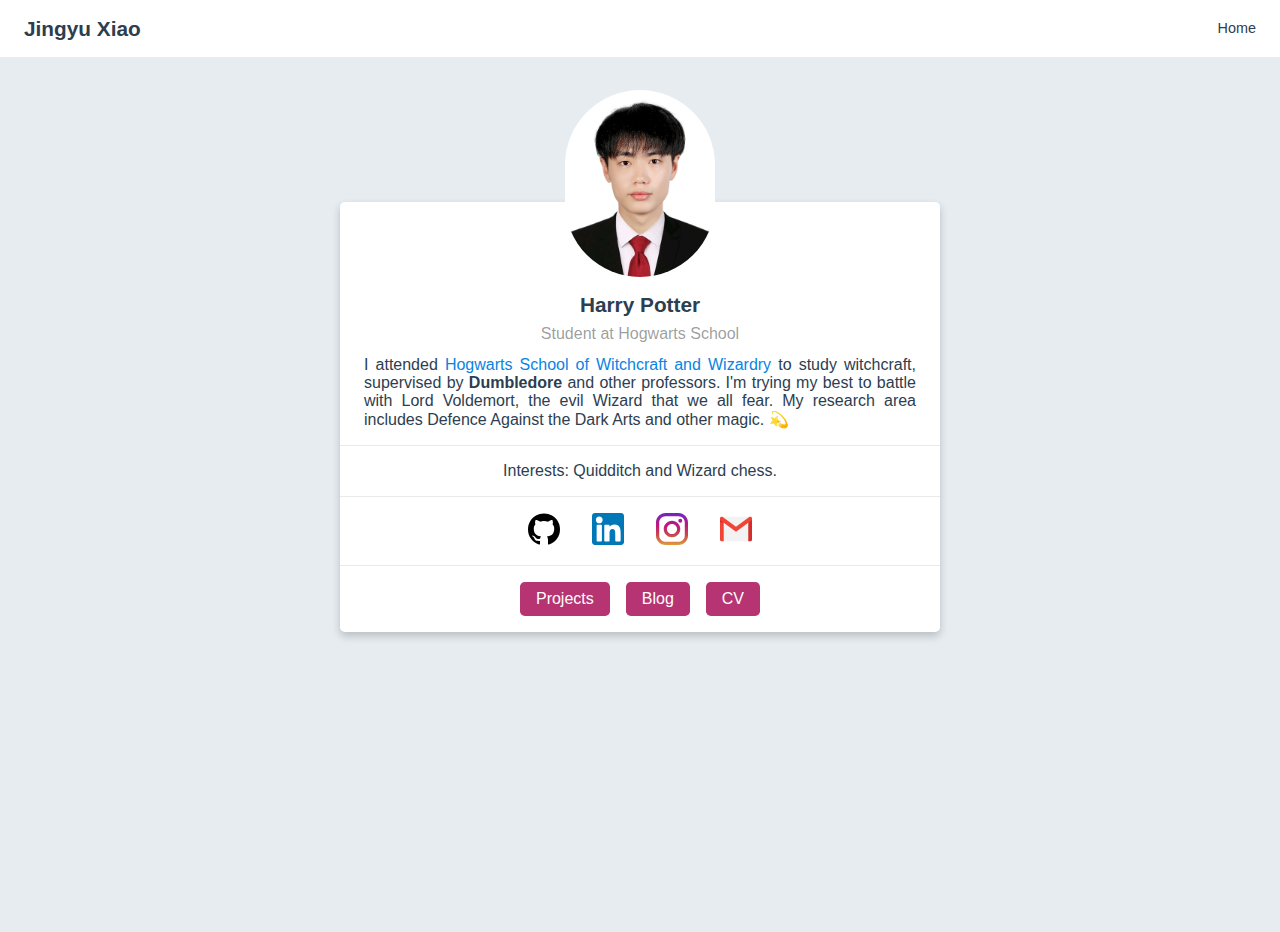
<file: about/index.html>
<!DOCTYPE html>
<html lang="en-US">
  <head>
    <meta charset="utf-8">
    <meta name="viewport" content="width=device-width,initial-scale=1">
    <title>Jingyu Xiao</title>
    <meta name="description" content="The biography and information about me.">
    <link rel="icon" href="/logo.png">
    
    <link rel="preload" href="/assets/css/0.styles.489d24ff.css" as="style"><link rel="preload" href="/assets/js/app.a9e3676b.js" as="script"><link rel="preload" href="/assets/js/2.7dafbb57.js" as="script"><link rel="preload" href="/assets/js/8.c9e2a3db.js" as="script"><link rel="preload" href="/assets/js/3.06951db2.js" as="script"><link rel="prefetch" href="/assets/js/10.23a08a59.js"><link rel="prefetch" href="/assets/js/11.6921380a.js"><link rel="prefetch" href="/assets/js/12.45c3cc7c.js"><link rel="prefetch" href="/assets/js/13.15b92f90.js"><link rel="prefetch" href="/assets/js/14.c69fb700.js"><link rel="prefetch" href="/assets/js/15.c74356e9.js"><link rel="prefetch" href="/assets/js/16.cf9fee51.js"><link rel="prefetch" href="/assets/js/4.9dccd740.js"><link rel="prefetch" href="/assets/js/5.54adec9b.js"><link rel="prefetch" href="/assets/js/6.67793f9c.js"><link rel="prefetch" href="/assets/js/7.d27c9d74.js"><link rel="prefetch" href="/assets/js/9.61a8c103.js">
    <link rel="stylesheet" href="/assets/css/0.styles.489d24ff.css">
  </head>
  <body>
    <div id="app" data-server-rendered="true"><div class="theme-container no-sidebar about-page"><header class="navbar"><div class="sidebar-button"><svg xmlns="http://www.w3.org/2000/svg" aria-hidden="true" role="img" viewBox="0 0 448 512" class="icon"><path fill="currentColor" d="M436 124H12c-6.627 0-12-5.373-12-12V80c0-6.627 5.373-12 12-12h424c6.627 0 12 5.373 12 12v32c0 6.627-5.373 12-12 12zm0 160H12c-6.627 0-12-5.373-12-12v-32c0-6.627 5.373-12 12-12h424c6.627 0 12 5.373 12 12v32c0 6.627-5.373 12-12 12zm0 160H12c-6.627 0-12-5.373-12-12v-32c0-6.627 5.373-12 12-12h424c6.627 0 12 5.373 12 12v32c0 6.627-5.373 12-12 12z"></path></svg></div> <a href="/" class="home-link router-link-active"><!----> <span class="site-name">Jingyu Xiao</span></a> <div class="links"><!----> <nav class="nav-links can-hide"><div class="nav-item"><a href="/" class="nav-link">Home</a></div> <!----></nav></div></header> <div class="sidebar-mask"></div> <aside class="sidebar"><nav class="nav-links"><div class="nav-item"><a href="/" class="nav-link">Home</a></div> <!----></nav>  <!----> </aside> <main class="page"> <div class="theme-default-content content__default"><div class="about-card"><div class="avatar"><img src="/xjy.jpg" alt></div> <div class="card"><div class="bio"><div class="head"><span>
          Harry Potter
        </span></div> <div class="info"><span>
          Student at Hogwarts School
        </span></div> <div class="description"><p>I attended <a href="https://en.wikipedia.org/wiki/Hogwarts" target="_blank" rel="noopener noreferrer">Hogwarts School of Witchcraft and Wizardry<svg xmlns="http://www.w3.org/2000/svg" aria-hidden="true" x="0px" y="0px" viewBox="0 0 100 100" width="15" height="15" class="icon outbound"><path fill="currentColor" d="M18.8,85.1h56l0,0c2.2,0,4-1.8,4-4v-32h-8v28h-48v-48h28v-8h-32l0,0c-2.2,0-4,1.8-4,4v56C14.8,83.3,16.6,85.1,18.8,85.1z"></path> <polygon fill="currentColor" points="45.7,48.7 51.3,54.3 77.2,28.5 77.2,37.2 85.2,37.2 85.2,14.9 62.8,14.9 62.8,22.9 71.5,22.9"></polygon></svg></a> to study witchcraft, supervised by <strong>Dumbledore</strong> and other professors. I'm trying my best to battle with Lord Voldemort, the evil Wizard that we all fear. My research area includes Defence Against the Dark Arts and other magic. 💫</p></div></div> <div class="interests"><span>
        Interests: Quidditch and Wizard chess.
      </span></div> <div class="socials"><div><a href="https://github.com/mtobeiyf" target="_blank"><img src="/icons/github.svg" alt="github" title="github"></a></div><div><a href="https://www.linkedin.com" target="_blank"><img src="/icons/linkedin.svg" alt="linkedin" title="linkedin"></a></div><div><a href="https://www.instagram.com" target="_blank"><img src="/icons/instagram.svg" alt="instagram" title="instagram"></a></div><div><a href="mailto:harry[at]gmail.com" target="_blank"><img src="/icons/email.svg" alt="email" title="email"></a></div></div> <div class="actions"><div><a href="/projects/" target="" class="button">
          Projects
        </a></div><div><a href="https://github.com/mtobeiyf" target="_blank" class="button">
          Blog
        </a></div><div><a href="/article/" target="" class="button">
          CV
        </a></div></div></div></div></div> <footer class="page-edit"><!----> <!----></footer> <!----> </main></div><div class="global-ui"></div></div>
    <script src="/assets/js/app.a9e3676b.js" defer></script><script src="/assets/js/2.7dafbb57.js" defer></script><script src="/assets/js/8.c9e2a3db.js" defer></script><script src="/assets/js/3.06951db2.js" defer></script>
  </body>
</html>
</file>
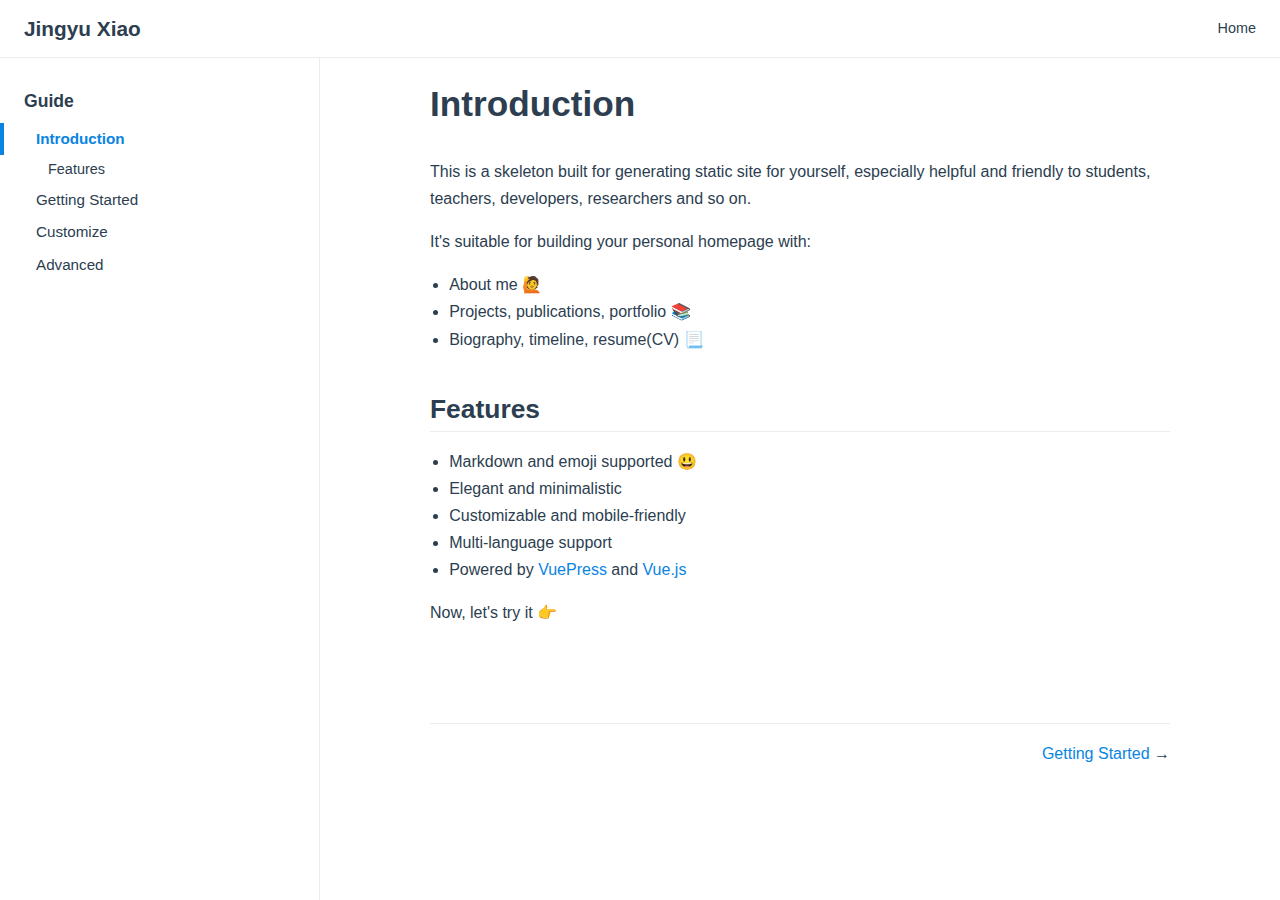
<file: guide/index.html>
<!DOCTYPE html>
<html lang="en-US">
  <head>
    <meta charset="utf-8">
    <meta name="viewport" content="width=device-width,initial-scale=1">
    <title>Introduction | Jingyu Xiao</title>
    <meta name="description" content="The description of the site.">
    <link rel="icon" href="/logo.png">
    
    <link rel="preload" href="/assets/css/0.styles.489d24ff.css" as="style"><link rel="preload" href="/assets/js/app.a9e3676b.js" as="script"><link rel="preload" href="/assets/js/2.7dafbb57.js" as="script"><link rel="preload" href="/assets/js/12.45c3cc7c.js" as="script"><link rel="prefetch" href="/assets/js/10.23a08a59.js"><link rel="prefetch" href="/assets/js/11.6921380a.js"><link rel="prefetch" href="/assets/js/13.15b92f90.js"><link rel="prefetch" href="/assets/js/14.c69fb700.js"><link rel="prefetch" href="/assets/js/15.c74356e9.js"><link rel="prefetch" href="/assets/js/16.cf9fee51.js"><link rel="prefetch" href="/assets/js/3.06951db2.js"><link rel="prefetch" href="/assets/js/4.9dccd740.js"><link rel="prefetch" href="/assets/js/5.54adec9b.js"><link rel="prefetch" href="/assets/js/6.67793f9c.js"><link rel="prefetch" href="/assets/js/7.d27c9d74.js"><link rel="prefetch" href="/assets/js/8.c9e2a3db.js"><link rel="prefetch" href="/assets/js/9.61a8c103.js">
    <link rel="stylesheet" href="/assets/css/0.styles.489d24ff.css">
  </head>
  <body>
    <div id="app" data-server-rendered="true"><div class="theme-container"><header class="navbar"><div class="sidebar-button"><svg xmlns="http://www.w3.org/2000/svg" aria-hidden="true" role="img" viewBox="0 0 448 512" class="icon"><path fill="currentColor" d="M436 124H12c-6.627 0-12-5.373-12-12V80c0-6.627 5.373-12 12-12h424c6.627 0 12 5.373 12 12v32c0 6.627-5.373 12-12 12zm0 160H12c-6.627 0-12-5.373-12-12v-32c0-6.627 5.373-12 12-12h424c6.627 0 12 5.373 12 12v32c0 6.627-5.373 12-12 12zm0 160H12c-6.627 0-12-5.373-12-12v-32c0-6.627 5.373-12 12-12h424c6.627 0 12 5.373 12 12v32c0 6.627-5.373 12-12 12z"></path></svg></div> <a href="/" class="home-link router-link-active"><!----> <span class="site-name">Jingyu Xiao</span></a> <div class="links"><!----> <nav class="nav-links can-hide"><div class="nav-item"><a href="/" class="nav-link">Home</a></div> <!----></nav></div></header> <div class="sidebar-mask"></div> <aside class="sidebar"><nav class="nav-links"><div class="nav-item"><a href="/" class="nav-link">Home</a></div> <!----></nav>  <ul class="sidebar-links"><li><section class="sidebar-group depth-0"><p class="sidebar-heading open"><span>Guide</span> <!----></p> <ul class="sidebar-links sidebar-group-items"><li><a href="/guide/" class="active sidebar-link">Introduction</a><ul class="sidebar-sub-headers"><li class="sidebar-sub-header"><a href="/guide/#features" class="sidebar-link">Features</a></li></ul></li><li><a href="/guide/getting-started.html" class="sidebar-link">Getting Started</a></li><li><a href="/guide/customize.html" class="sidebar-link">Customize</a></li><li><a href="/guide/advanced.html" class="sidebar-link">Advanced</a></li></ul></section></li></ul> </aside> <main class="page"> <div class="theme-default-content content__default"><h1 id="introduction">Introduction</h1> <p>This is a skeleton built for generating static site for yourself, especially helpful and friendly to students, teachers, developers, researchers and so on.</p> <p>It's suitable for building your personal homepage with:</p> <ul><li>About me 🙋</li> <li>Projects, publications, portfolio 📚</li> <li>Biography, timeline, resume(CV) 📃</li></ul> <h2 id="features">Features</h2> <ul><li>Markdown and emoji supported 😃</li> <li>Elegant and minimalistic</li> <li>Customizable and mobile-friendly</li> <li>Multi-language support</li> <li>Powered by <a href="https://vuepress.vuejs.org/" target="_blank" rel="noopener noreferrer">VuePress<svg xmlns="http://www.w3.org/2000/svg" aria-hidden="true" x="0px" y="0px" viewBox="0 0 100 100" width="15" height="15" class="icon outbound"><path fill="currentColor" d="M18.8,85.1h56l0,0c2.2,0,4-1.8,4-4v-32h-8v28h-48v-48h28v-8h-32l0,0c-2.2,0-4,1.8-4,4v56C14.8,83.3,16.6,85.1,18.8,85.1z"></path> <polygon fill="currentColor" points="45.7,48.7 51.3,54.3 77.2,28.5 77.2,37.2 85.2,37.2 85.2,14.9 62.8,14.9 62.8,22.9 71.5,22.9"></polygon></svg></a> and <a href="https://vuejs.org/" target="_blank" rel="noopener noreferrer">Vue.js<svg xmlns="http://www.w3.org/2000/svg" aria-hidden="true" x="0px" y="0px" viewBox="0 0 100 100" width="15" height="15" class="icon outbound"><path fill="currentColor" d="M18.8,85.1h56l0,0c2.2,0,4-1.8,4-4v-32h-8v28h-48v-48h28v-8h-32l0,0c-2.2,0-4,1.8-4,4v56C14.8,83.3,16.6,85.1,18.8,85.1z"></path> <polygon fill="currentColor" points="45.7,48.7 51.3,54.3 77.2,28.5 77.2,37.2 85.2,37.2 85.2,14.9 62.8,14.9 62.8,22.9 71.5,22.9"></polygon></svg></a></li></ul> <p>Now, let's try it 👉</p></div> <footer class="page-edit"><!----> <!----></footer> <div class="page-nav"><p class="inner"><!----> <span class="next"><a href="/guide/getting-started.html">Getting Started</a>
      →
    </span></p></div> </main></div><div class="global-ui"></div></div>
    <script src="/assets/js/app.a9e3676b.js" defer></script><script src="/assets/js/2.7dafbb57.js" defer></script><script src="/assets/js/12.45c3cc7c.js" defer></script>
  </body>
</html>
</file>
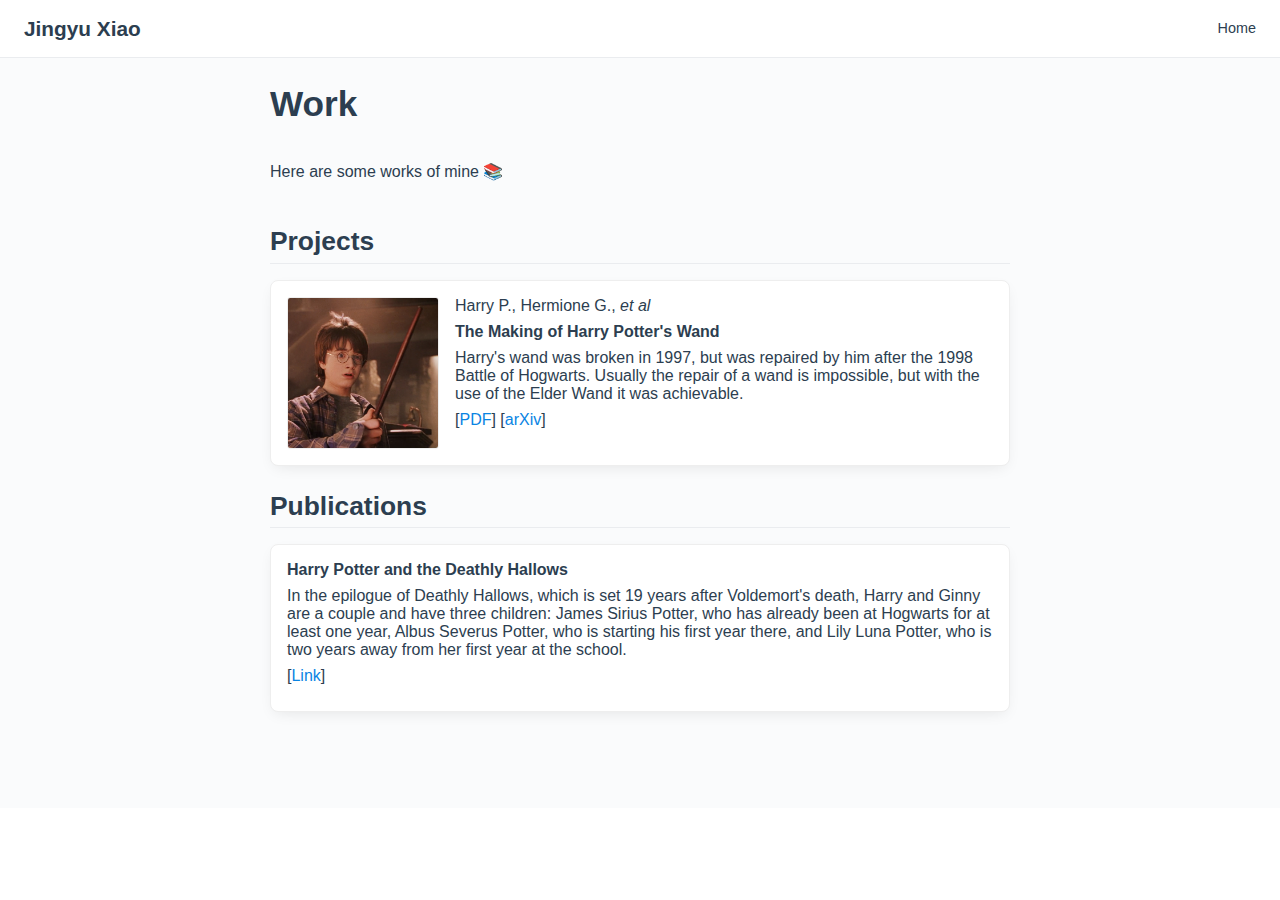
<file: projects/index.html>
<!DOCTYPE html>
<html lang="en-US">
  <head>
    <meta charset="utf-8">
    <meta name="viewport" content="width=device-width,initial-scale=1">
    <title>Work | Jingyu Xiao</title>
    <meta name="description" content="The description of the site.">
    <link rel="icon" href="/logo.png">
    
    <link rel="preload" href="/assets/css/0.styles.489d24ff.css" as="style"><link rel="preload" href="/assets/js/app.a9e3676b.js" as="script"><link rel="preload" href="/assets/js/2.7dafbb57.js" as="script"><link rel="preload" href="/assets/js/9.61a8c103.js" as="script"><link rel="preload" href="/assets/js/5.54adec9b.js" as="script"><link rel="prefetch" href="/assets/js/10.23a08a59.js"><link rel="prefetch" href="/assets/js/11.6921380a.js"><link rel="prefetch" href="/assets/js/12.45c3cc7c.js"><link rel="prefetch" href="/assets/js/13.15b92f90.js"><link rel="prefetch" href="/assets/js/14.c69fb700.js"><link rel="prefetch" href="/assets/js/15.c74356e9.js"><link rel="prefetch" href="/assets/js/16.cf9fee51.js"><link rel="prefetch" href="/assets/js/3.06951db2.js"><link rel="prefetch" href="/assets/js/4.9dccd740.js"><link rel="prefetch" href="/assets/js/6.67793f9c.js"><link rel="prefetch" href="/assets/js/7.d27c9d74.js"><link rel="prefetch" href="/assets/js/8.c9e2a3db.js">
    <link rel="stylesheet" href="/assets/css/0.styles.489d24ff.css">
  </head>
  <body>
    <div id="app" data-server-rendered="true"><div class="theme-container no-sidebar projects-page"><header class="navbar"><div class="sidebar-button"><svg xmlns="http://www.w3.org/2000/svg" aria-hidden="true" role="img" viewBox="0 0 448 512" class="icon"><path fill="currentColor" d="M436 124H12c-6.627 0-12-5.373-12-12V80c0-6.627 5.373-12 12-12h424c6.627 0 12 5.373 12 12v32c0 6.627-5.373 12-12 12zm0 160H12c-6.627 0-12-5.373-12-12v-32c0-6.627 5.373-12 12-12h424c6.627 0 12 5.373 12 12v32c0 6.627-5.373 12-12 12zm0 160H12c-6.627 0-12-5.373-12-12v-32c0-6.627 5.373-12 12-12h424c6.627 0 12 5.373 12 12v32c0 6.627-5.373 12-12 12z"></path></svg></div> <a href="/" class="home-link router-link-active"><!----> <span class="site-name">Jingyu Xiao</span></a> <div class="links"><!----> <nav class="nav-links can-hide"><div class="nav-item"><a href="/" class="nav-link">Home</a></div> <!----></nav></div></header> <div class="sidebar-mask"></div> <aside class="sidebar"><nav class="nav-links"><div class="nav-item"><a href="/" class="nav-link">Home</a></div> <!----></nav>  <!----> </aside> <main class="page"> <div class="theme-default-content content__default"><h1 id="work">Work</h1> <p>Here are some works of mine 📚</p> <h2 id="projects">Projects</h2> <div class="md-card show-border"><div class="card-image"><img src="/projects/1.png" alt></div> <div class="card-content"><p>Harry P., Hermione G., <em>et al</em></p> <p><strong>The Making of Harry Potter's Wand</strong></p> <p>Harry's wand was broken in 1997, but was repaired by him after the 1998 Battle of Hogwarts. Usually the repair of a wand is impossible, but with the use of the Elder Wand it was achievable.</p> <p>[<a href="https://www.google.com" target="_blank" rel="noopener noreferrer">PDF<svg xmlns="http://www.w3.org/2000/svg" aria-hidden="true" x="0px" y="0px" viewBox="0 0 100 100" width="15" height="15" class="icon outbound"><path fill="currentColor" d="M18.8,85.1h56l0,0c2.2,0,4-1.8,4-4v-32h-8v28h-48v-48h28v-8h-32l0,0c-2.2,0-4,1.8-4,4v56C14.8,83.3,16.6,85.1,18.8,85.1z"></path> <polygon fill="currentColor" points="45.7,48.7 51.3,54.3 77.2,28.5 77.2,37.2 85.2,37.2 85.2,14.9 62.8,14.9 62.8,22.9 71.5,22.9"></polygon></svg></a>] [<a href="https://arxiv.org" target="_blank" rel="noopener noreferrer">arXiv<svg xmlns="http://www.w3.org/2000/svg" aria-hidden="true" x="0px" y="0px" viewBox="0 0 100 100" width="15" height="15" class="icon outbound"><path fill="currentColor" d="M18.8,85.1h56l0,0c2.2,0,4-1.8,4-4v-32h-8v28h-48v-48h28v-8h-32l0,0c-2.2,0-4,1.8-4,4v56C14.8,83.3,16.6,85.1,18.8,85.1z"></path> <polygon fill="currentColor" points="45.7,48.7 51.3,54.3 77.2,28.5 77.2,37.2 85.2,37.2 85.2,14.9 62.8,14.9 62.8,22.9 71.5,22.9"></polygon></svg></a>]</p></div></div> <h2 id="publications">Publications</h2> <div class="md-card show-border"><!----> <div class="card-content"><p><strong>Harry Potter and the Deathly Hallows</strong></p> <p>In the epilogue of Deathly Hallows, which is set 19 years after Voldemort's death, Harry and Ginny are a couple and have three children: James Sirius Potter, who has already been at Hogwarts for at least one year, Albus Severus Potter, who is starting his first year there, and Lily Luna Potter, who is two years away from her first year at the school.</p> <p>[<a href="https://www.google.com" target="_blank" rel="noopener noreferrer">Link<svg xmlns="http://www.w3.org/2000/svg" aria-hidden="true" x="0px" y="0px" viewBox="0 0 100 100" width="15" height="15" class="icon outbound"><path fill="currentColor" d="M18.8,85.1h56l0,0c2.2,0,4-1.8,4-4v-32h-8v28h-48v-48h28v-8h-32l0,0c-2.2,0-4,1.8-4,4v56C14.8,83.3,16.6,85.1,18.8,85.1z"></path> <polygon fill="currentColor" points="45.7,48.7 51.3,54.3 77.2,28.5 77.2,37.2 85.2,37.2 85.2,14.9 62.8,14.9 62.8,22.9 71.5,22.9"></polygon></svg></a>]</p></div></div></div> <footer class="page-edit"><!----> <!----></footer> <!----> </main></div><div class="global-ui"></div></div>
    <script src="/assets/js/app.a9e3676b.js" defer></script><script src="/assets/js/2.7dafbb57.js" defer></script><script src="/assets/js/9.61a8c103.js" defer></script><script src="/assets/js/5.54adec9b.js" defer></script>
  </body>
</html>
</file>
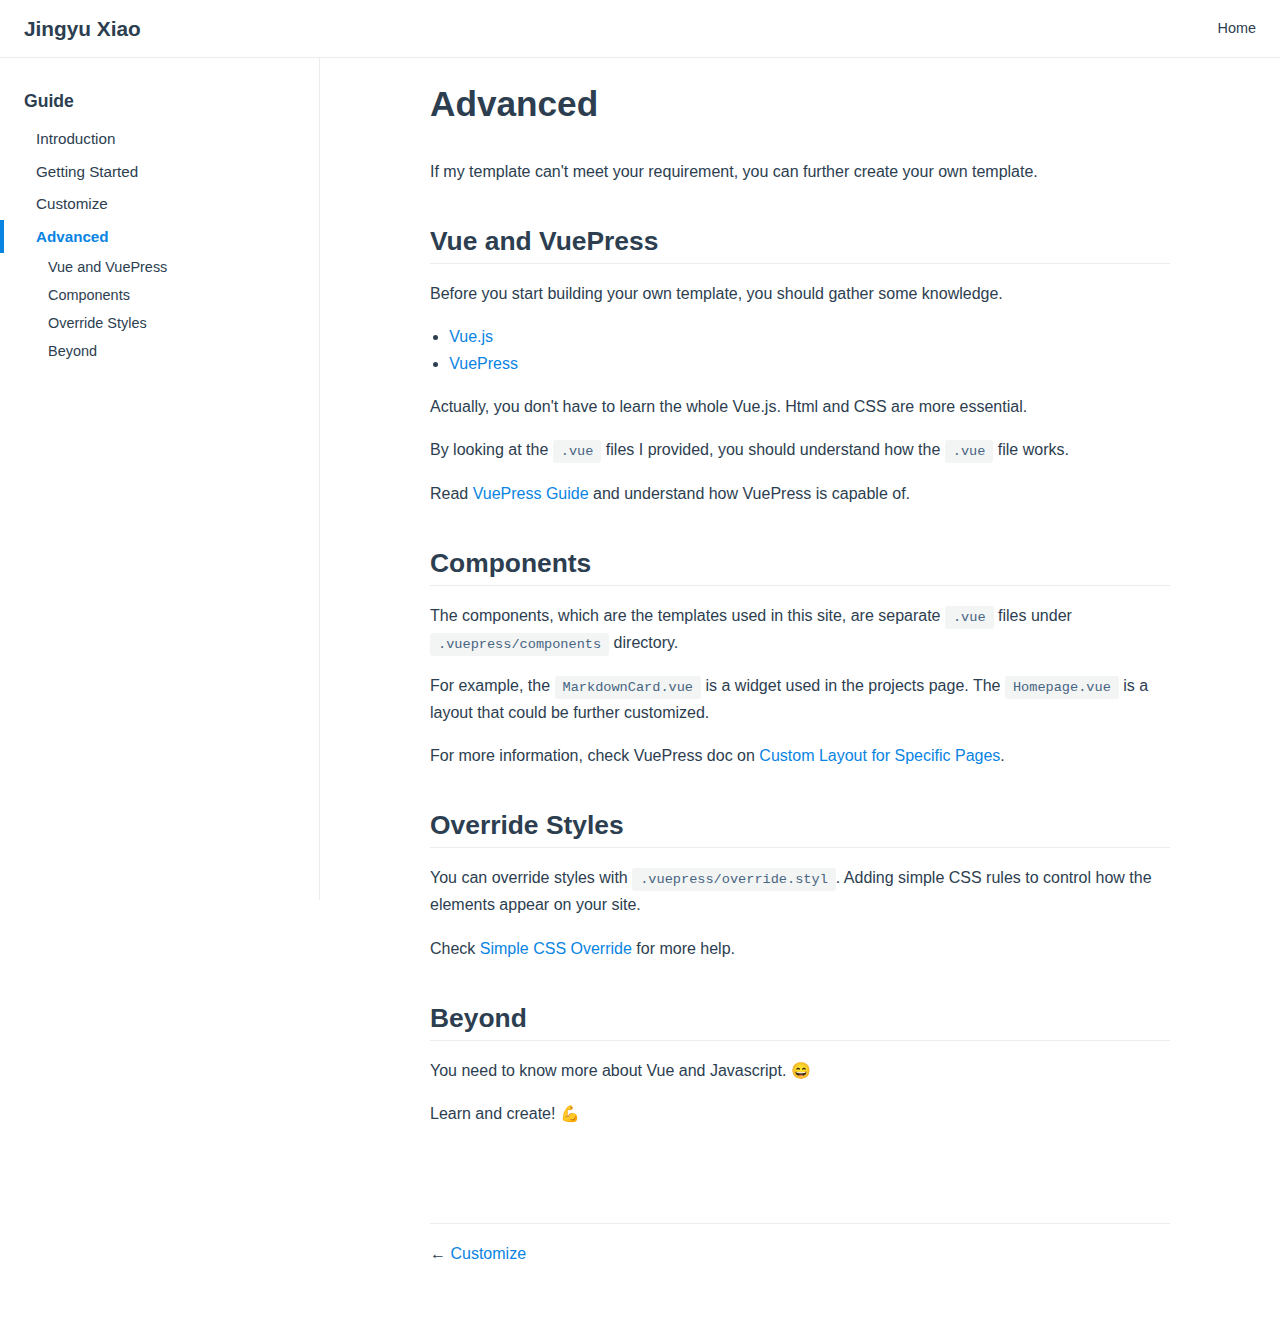
<file: guide/advanced.html>
<!DOCTYPE html>
<html lang="en-US">
  <head>
    <meta charset="utf-8">
    <meta name="viewport" content="width=device-width,initial-scale=1">
    <title>Advanced | Jingyu Xiao</title>
    <meta name="description" content="The description of the site.">
    <link rel="icon" href="/logo.png">
    
    <link rel="preload" href="/assets/css/0.styles.489d24ff.css" as="style"><link rel="preload" href="/assets/js/app.a9e3676b.js" as="script"><link rel="preload" href="/assets/js/2.7dafbb57.js" as="script"><link rel="preload" href="/assets/js/13.15b92f90.js" as="script"><link rel="prefetch" href="/assets/js/10.23a08a59.js"><link rel="prefetch" href="/assets/js/11.6921380a.js"><link rel="prefetch" href="/assets/js/12.45c3cc7c.js"><link rel="prefetch" href="/assets/js/14.c69fb700.js"><link rel="prefetch" href="/assets/js/15.c74356e9.js"><link rel="prefetch" href="/assets/js/16.cf9fee51.js"><link rel="prefetch" href="/assets/js/3.06951db2.js"><link rel="prefetch" href="/assets/js/4.9dccd740.js"><link rel="prefetch" href="/assets/js/5.54adec9b.js"><link rel="prefetch" href="/assets/js/6.67793f9c.js"><link rel="prefetch" href="/assets/js/7.d27c9d74.js"><link rel="prefetch" href="/assets/js/8.c9e2a3db.js"><link rel="prefetch" href="/assets/js/9.61a8c103.js">
    <link rel="stylesheet" href="/assets/css/0.styles.489d24ff.css">
  </head>
  <body>
    <div id="app" data-server-rendered="true"><div class="theme-container"><header class="navbar"><div class="sidebar-button"><svg xmlns="http://www.w3.org/2000/svg" aria-hidden="true" role="img" viewBox="0 0 448 512" class="icon"><path fill="currentColor" d="M436 124H12c-6.627 0-12-5.373-12-12V80c0-6.627 5.373-12 12-12h424c6.627 0 12 5.373 12 12v32c0 6.627-5.373 12-12 12zm0 160H12c-6.627 0-12-5.373-12-12v-32c0-6.627 5.373-12 12-12h424c6.627 0 12 5.373 12 12v32c0 6.627-5.373 12-12 12zm0 160H12c-6.627 0-12-5.373-12-12v-32c0-6.627 5.373-12 12-12h424c6.627 0 12 5.373 12 12v32c0 6.627-5.373 12-12 12z"></path></svg></div> <a href="/" class="home-link router-link-active"><!----> <span class="site-name">Jingyu Xiao</span></a> <div class="links"><!----> <nav class="nav-links can-hide"><div class="nav-item"><a href="/" class="nav-link">Home</a></div> <!----></nav></div></header> <div class="sidebar-mask"></div> <aside class="sidebar"><nav class="nav-links"><div class="nav-item"><a href="/" class="nav-link">Home</a></div> <!----></nav>  <ul class="sidebar-links"><li><section class="sidebar-group depth-0"><p class="sidebar-heading open"><span>Guide</span> <!----></p> <ul class="sidebar-links sidebar-group-items"><li><a href="/guide/" class="sidebar-link">Introduction</a></li><li><a href="/guide/getting-started.html" class="sidebar-link">Getting Started</a></li><li><a href="/guide/customize.html" class="sidebar-link">Customize</a></li><li><a href="/guide/advanced.html" class="active sidebar-link">Advanced</a><ul class="sidebar-sub-headers"><li class="sidebar-sub-header"><a href="/guide/advanced.html#vue-and-vuepress" class="sidebar-link">Vue and VuePress</a></li><li class="sidebar-sub-header"><a href="/guide/advanced.html#components" class="sidebar-link">Components</a></li><li class="sidebar-sub-header"><a href="/guide/advanced.html#override-styles" class="sidebar-link">Override Styles</a></li><li class="sidebar-sub-header"><a href="/guide/advanced.html#beyond" class="sidebar-link">Beyond</a></li></ul></li></ul></section></li></ul> </aside> <main class="page"> <div class="theme-default-content content__default"><h1 id="advanced">Advanced</h1> <p>If my template can't meet your requirement, you can further create your own template.</p> <h2 id="vue-and-vuepress">Vue and VuePress</h2> <p>Before you start building your own template, you should gather some knowledge.</p> <ul><li><a href="https://vuejs.org/" target="_blank" rel="noopener noreferrer">Vue.js<svg xmlns="http://www.w3.org/2000/svg" aria-hidden="true" x="0px" y="0px" viewBox="0 0 100 100" width="15" height="15" class="icon outbound"><path fill="currentColor" d="M18.8,85.1h56l0,0c2.2,0,4-1.8,4-4v-32h-8v28h-48v-48h28v-8h-32l0,0c-2.2,0-4,1.8-4,4v56C14.8,83.3,16.6,85.1,18.8,85.1z"></path> <polygon fill="currentColor" points="45.7,48.7 51.3,54.3 77.2,28.5 77.2,37.2 85.2,37.2 85.2,14.9 62.8,14.9 62.8,22.9 71.5,22.9"></polygon></svg></a></li> <li><a href="https://vuepress.vuejs.org/" target="_blank" rel="noopener noreferrer">VuePress<svg xmlns="http://www.w3.org/2000/svg" aria-hidden="true" x="0px" y="0px" viewBox="0 0 100 100" width="15" height="15" class="icon outbound"><path fill="currentColor" d="M18.8,85.1h56l0,0c2.2,0,4-1.8,4-4v-32h-8v28h-48v-48h28v-8h-32l0,0c-2.2,0-4,1.8-4,4v56C14.8,83.3,16.6,85.1,18.8,85.1z"></path> <polygon fill="currentColor" points="45.7,48.7 51.3,54.3 77.2,28.5 77.2,37.2 85.2,37.2 85.2,14.9 62.8,14.9 62.8,22.9 71.5,22.9"></polygon></svg></a></li></ul> <p>Actually, you don't have to learn the whole Vue.js. Html and CSS are more essential.</p> <p>By looking at the <code>.vue</code> files I provided, you should understand how the <code>.vue</code> file works.</p> <p>Read <a href="https://vuepress.vuejs.org/guide/" target="_blank" rel="noopener noreferrer">VuePress Guide<svg xmlns="http://www.w3.org/2000/svg" aria-hidden="true" x="0px" y="0px" viewBox="0 0 100 100" width="15" height="15" class="icon outbound"><path fill="currentColor" d="M18.8,85.1h56l0,0c2.2,0,4-1.8,4-4v-32h-8v28h-48v-48h28v-8h-32l0,0c-2.2,0-4,1.8-4,4v56C14.8,83.3,16.6,85.1,18.8,85.1z"></path> <polygon fill="currentColor" points="45.7,48.7 51.3,54.3 77.2,28.5 77.2,37.2 85.2,37.2 85.2,14.9 62.8,14.9 62.8,22.9 71.5,22.9"></polygon></svg></a> and understand how VuePress is capable of.</p> <h2 id="components">Components</h2> <p>The components, which are the templates used in this site, are separate <code>.vue</code> files under <code>.vuepress/components</code> directory.</p> <p>For example, the <code>MarkdownCard.vue</code> is a widget used in the projects page. The <code>Homepage.vue</code> is a layout that could be further customized.</p> <p>For more information, check VuePress doc on <a href="https://vuepress.vuejs.org/default-theme-config/#custom-layout-for-specific-pages" target="_blank" rel="noopener noreferrer">Custom Layout for Specific Pages<svg xmlns="http://www.w3.org/2000/svg" aria-hidden="true" x="0px" y="0px" viewBox="0 0 100 100" width="15" height="15" class="icon outbound"><path fill="currentColor" d="M18.8,85.1h56l0,0c2.2,0,4-1.8,4-4v-32h-8v28h-48v-48h28v-8h-32l0,0c-2.2,0-4,1.8-4,4v56C14.8,83.3,16.6,85.1,18.8,85.1z"></path> <polygon fill="currentColor" points="45.7,48.7 51.3,54.3 77.2,28.5 77.2,37.2 85.2,37.2 85.2,14.9 62.8,14.9 62.8,22.9 71.5,22.9"></polygon></svg></a>.</p> <h2 id="override-styles">Override Styles</h2> <p>You can override styles with <code>.vuepress/override.styl</code>. Adding simple CSS rules to control how the elements appear on your site.</p> <p>Check <a href="https://vuepress.vuejs.org/default-theme-config/#simple-css-override" target="_blank" rel="noopener noreferrer">Simple CSS Override<svg xmlns="http://www.w3.org/2000/svg" aria-hidden="true" x="0px" y="0px" viewBox="0 0 100 100" width="15" height="15" class="icon outbound"><path fill="currentColor" d="M18.8,85.1h56l0,0c2.2,0,4-1.8,4-4v-32h-8v28h-48v-48h28v-8h-32l0,0c-2.2,0-4,1.8-4,4v56C14.8,83.3,16.6,85.1,18.8,85.1z"></path> <polygon fill="currentColor" points="45.7,48.7 51.3,54.3 77.2,28.5 77.2,37.2 85.2,37.2 85.2,14.9 62.8,14.9 62.8,22.9 71.5,22.9"></polygon></svg></a> for more help.</p> <h2 id="beyond">Beyond</h2> <p>You need to know more about Vue and Javascript. 😄</p> <p>Learn and create! 💪</p></div> <footer class="page-edit"><!----> <!----></footer> <div class="page-nav"><p class="inner"><span class="prev">
      ←
      <a href="/guide/customize.html" class="prev">Customize</a></span> <!----></p></div> </main></div><div class="global-ui"></div></div>
    <script src="/assets/js/app.a9e3676b.js" defer></script><script src="/assets/js/2.7dafbb57.js" defer></script><script src="/assets/js/13.15b92f90.js" defer></script>
  </body>
</html>
</file>
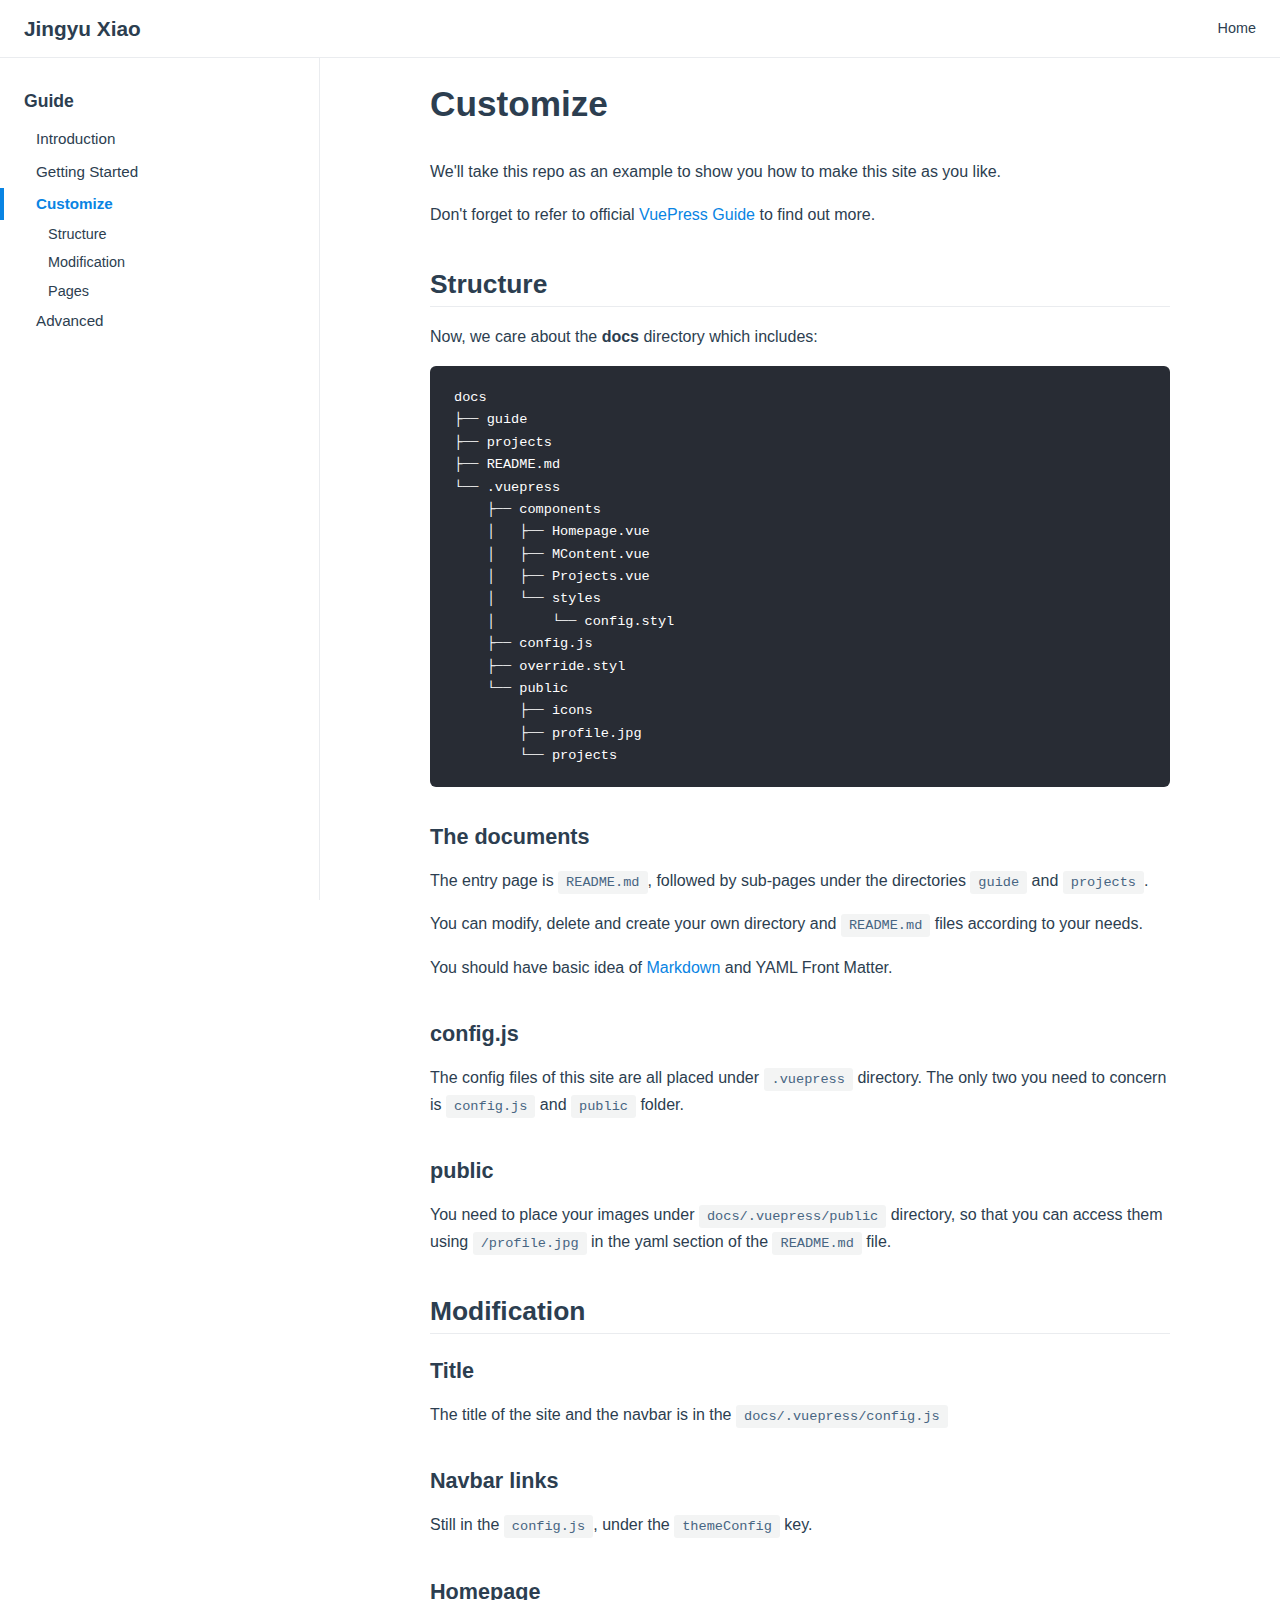
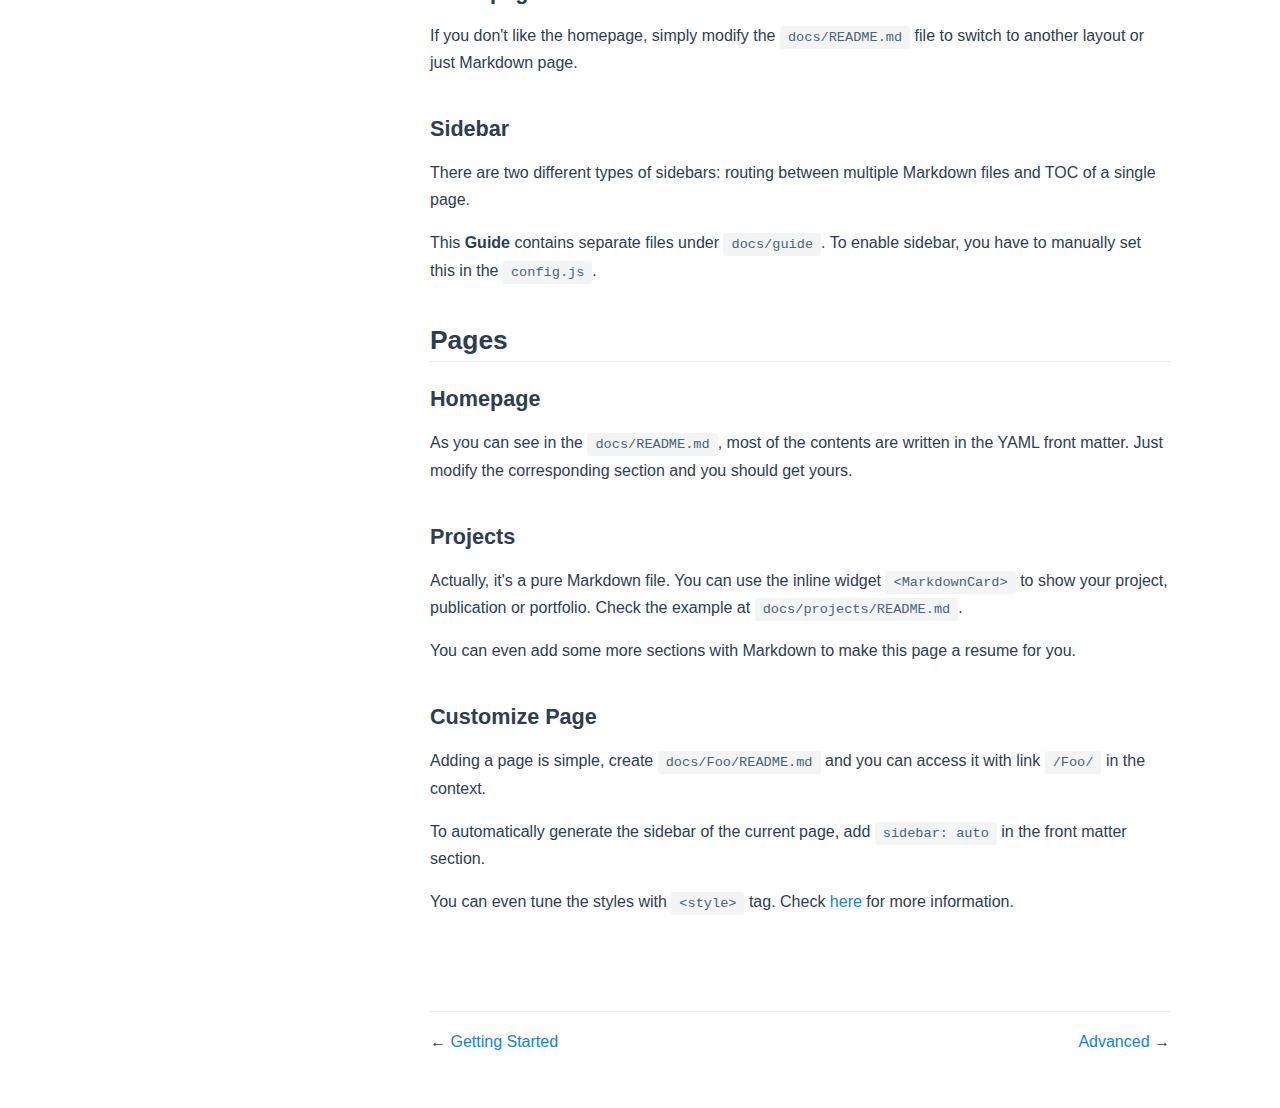
<file: guide/customize.html>
<!DOCTYPE html>
<html lang="en-US">
  <head>
    <meta charset="utf-8">
    <meta name="viewport" content="width=device-width,initial-scale=1">
    <title>Customize | Jingyu Xiao</title>
    <meta name="description" content="The description of the site.">
    <link rel="icon" href="/logo.png">
    
    <link rel="preload" href="/assets/css/0.styles.489d24ff.css" as="style"><link rel="preload" href="/assets/js/app.a9e3676b.js" as="script"><link rel="preload" href="/assets/js/2.7dafbb57.js" as="script"><link rel="preload" href="/assets/js/14.c69fb700.js" as="script"><link rel="prefetch" href="/assets/js/10.23a08a59.js"><link rel="prefetch" href="/assets/js/11.6921380a.js"><link rel="prefetch" href="/assets/js/12.45c3cc7c.js"><link rel="prefetch" href="/assets/js/13.15b92f90.js"><link rel="prefetch" href="/assets/js/15.c74356e9.js"><link rel="prefetch" href="/assets/js/16.cf9fee51.js"><link rel="prefetch" href="/assets/js/3.06951db2.js"><link rel="prefetch" href="/assets/js/4.9dccd740.js"><link rel="prefetch" href="/assets/js/5.54adec9b.js"><link rel="prefetch" href="/assets/js/6.67793f9c.js"><link rel="prefetch" href="/assets/js/7.d27c9d74.js"><link rel="prefetch" href="/assets/js/8.c9e2a3db.js"><link rel="prefetch" href="/assets/js/9.61a8c103.js">
    <link rel="stylesheet" href="/assets/css/0.styles.489d24ff.css">
  </head>
  <body>
    <div id="app" data-server-rendered="true"><div class="theme-container"><header class="navbar"><div class="sidebar-button"><svg xmlns="http://www.w3.org/2000/svg" aria-hidden="true" role="img" viewBox="0 0 448 512" class="icon"><path fill="currentColor" d="M436 124H12c-6.627 0-12-5.373-12-12V80c0-6.627 5.373-12 12-12h424c6.627 0 12 5.373 12 12v32c0 6.627-5.373 12-12 12zm0 160H12c-6.627 0-12-5.373-12-12v-32c0-6.627 5.373-12 12-12h424c6.627 0 12 5.373 12 12v32c0 6.627-5.373 12-12 12zm0 160H12c-6.627 0-12-5.373-12-12v-32c0-6.627 5.373-12 12-12h424c6.627 0 12 5.373 12 12v32c0 6.627-5.373 12-12 12z"></path></svg></div> <a href="/" class="home-link router-link-active"><!----> <span class="site-name">Jingyu Xiao</span></a> <div class="links"><!----> <nav class="nav-links can-hide"><div class="nav-item"><a href="/" class="nav-link">Home</a></div> <!----></nav></div></header> <div class="sidebar-mask"></div> <aside class="sidebar"><nav class="nav-links"><div class="nav-item"><a href="/" class="nav-link">Home</a></div> <!----></nav>  <ul class="sidebar-links"><li><section class="sidebar-group depth-0"><p class="sidebar-heading open"><span>Guide</span> <!----></p> <ul class="sidebar-links sidebar-group-items"><li><a href="/guide/" class="sidebar-link">Introduction</a></li><li><a href="/guide/getting-started.html" class="sidebar-link">Getting Started</a></li><li><a href="/guide/customize.html" class="active sidebar-link">Customize</a><ul class="sidebar-sub-headers"><li class="sidebar-sub-header"><a href="/guide/customize.html#structure" class="sidebar-link">Structure</a></li><li class="sidebar-sub-header"><a href="/guide/customize.html#modification" class="sidebar-link">Modification</a></li><li class="sidebar-sub-header"><a href="/guide/customize.html#pages" class="sidebar-link">Pages</a></li></ul></li><li><a href="/guide/advanced.html" class="sidebar-link">Advanced</a></li></ul></section></li></ul> </aside> <main class="page"> <div class="theme-default-content content__default"><h1 id="customize">Customize</h1> <p>We'll take this repo as an example to show you how to make this site as you like.</p> <p>Don't forget to refer to official <a href="https://vuepress.vuejs.org/guide/" target="_blank" rel="noopener noreferrer">VuePress Guide<svg xmlns="http://www.w3.org/2000/svg" aria-hidden="true" x="0px" y="0px" viewBox="0 0 100 100" width="15" height="15" class="icon outbound"><path fill="currentColor" d="M18.8,85.1h56l0,0c2.2,0,4-1.8,4-4v-32h-8v28h-48v-48h28v-8h-32l0,0c-2.2,0-4,1.8-4,4v56C14.8,83.3,16.6,85.1,18.8,85.1z"></path> <polygon fill="currentColor" points="45.7,48.7 51.3,54.3 77.2,28.5 77.2,37.2 85.2,37.2 85.2,14.9 62.8,14.9 62.8,22.9 71.5,22.9"></polygon></svg></a> to find out more.</p> <h2 id="structure">Structure</h2> <p>Now, we care about the <strong>docs</strong> directory which includes:</p> <div class="language- extra-class"><pre class="language-text"><code>docs
├── guide
├── projects
├── README.md
└── .vuepress
    ├── components
    │   ├── Homepage.vue
    │   ├── MContent.vue
    │   ├── Projects.vue
    │   └── styles
    │       └── config.styl
    ├── config.js
    ├── override.styl
    └── public
        ├── icons
        ├── profile.jpg
        └── projects
</code></pre></div><h3 id="the-documents">The documents</h3> <p>The entry page is <code>README.md</code>, followed by sub-pages under the directories <code>guide</code> and <code>projects</code>.</p> <p>You can modify, delete and create your own directory and <code>README.md</code> files according to your needs.</p> <p>You should have basic idea of <a href="https://guides.github.com/features/mastering-markdown/" target="_blank" rel="noopener noreferrer">Markdown<svg xmlns="http://www.w3.org/2000/svg" aria-hidden="true" x="0px" y="0px" viewBox="0 0 100 100" width="15" height="15" class="icon outbound"><path fill="currentColor" d="M18.8,85.1h56l0,0c2.2,0,4-1.8,4-4v-32h-8v28h-48v-48h28v-8h-32l0,0c-2.2,0-4,1.8-4,4v56C14.8,83.3,16.6,85.1,18.8,85.1z"></path> <polygon fill="currentColor" points="45.7,48.7 51.3,54.3 77.2,28.5 77.2,37.2 85.2,37.2 85.2,14.9 62.8,14.9 62.8,22.9 71.5,22.9"></polygon></svg></a> and YAML Front Matter.</p> <h3 id="config-js">config.js</h3> <p>The config files of this site are all placed under <code>.vuepress</code> directory. The only two you need to concern is <code>config.js</code> and <code>public</code> folder.</p> <h3 id="public">public</h3> <p>You need to place your images under <code>docs/.vuepress/public</code> directory, so that you can access them using <code>/profile.jpg</code> in the yaml section of the <code>README.md</code> file.</p> <h2 id="modification">Modification</h2> <h3 id="title">Title</h3> <p>The title of the site and the navbar is in the <code>docs/.vuepress/config.js</code></p> <h3 id="navbar-links">Navbar links</h3> <p>Still in the <code>config.js</code>, under the <code>themeConfig</code> key.</p> <h3 id="homepage">Homepage</h3> <p>If you don't like the homepage, simply modify the <code>docs/README.md</code> file to switch to another layout or just Markdown page.</p> <h3 id="sidebar">Sidebar</h3> <p>There are two different types of sidebars: routing between multiple Markdown files and TOC of a single page.</p> <p>This <strong>Guide</strong> contains separate files under <code>docs/guide</code>. To enable sidebar, you have to manually set this in the <code>config.js</code>.</p> <h2 id="pages">Pages</h2> <h3 id="homepage-2">Homepage</h3> <p>As you can see in the <code>docs/README.md</code>, most of the contents are written in the YAML front matter. Just modify the corresponding section and you should get yours.</p> <h3 id="projects">Projects</h3> <p>Actually, it's a pure Markdown file. You can use the inline widget <code>&lt;MarkdownCard&gt;</code> to show your project, publication or portfolio. Check the example at <code>docs/projects/README.md</code>.</p> <p>You can even add some more sections with Markdown to make this page a resume for you.</p> <h3 id="customize-page">Customize Page</h3> <p>Adding a page is simple, create <code>docs/Foo/README.md</code> and you can access it with link <code>/Foo/</code> in the context.</p> <p>To automatically generate the sidebar of the current page, add <code>sidebar: auto</code> in the front matter section.</p> <p>You can even tune the styles with <code>&lt;style&gt;</code> tag. Check <a href="https://vuepress.vuejs.org/guide/using-vue.html#using-pre-processors" target="_blank" rel="noopener noreferrer">here<svg xmlns="http://www.w3.org/2000/svg" aria-hidden="true" x="0px" y="0px" viewBox="0 0 100 100" width="15" height="15" class="icon outbound"><path fill="currentColor" d="M18.8,85.1h56l0,0c2.2,0,4-1.8,4-4v-32h-8v28h-48v-48h28v-8h-32l0,0c-2.2,0-4,1.8-4,4v56C14.8,83.3,16.6,85.1,18.8,85.1z"></path> <polygon fill="currentColor" points="45.7,48.7 51.3,54.3 77.2,28.5 77.2,37.2 85.2,37.2 85.2,14.9 62.8,14.9 62.8,22.9 71.5,22.9"></polygon></svg></a> for more information.</p></div> <footer class="page-edit"><!----> <!----></footer> <div class="page-nav"><p class="inner"><span class="prev">
      ←
      <a href="/guide/getting-started.html" class="prev">Getting Started</a></span> <span class="next"><a href="/guide/advanced.html">Advanced</a>
      →
    </span></p></div> </main></div><div class="global-ui"></div></div>
    <script src="/assets/js/app.a9e3676b.js" defer></script><script src="/assets/js/2.7dafbb57.js" defer></script><script src="/assets/js/14.c69fb700.js" defer></script>
  </body>
</html>
</file>
<file: assets/css/0.styles.489d24ff.css>
#nprogress{pointer-events:none}#nprogress .bar{background:#0984e3;position:fixed;z-index:1031;top:0;left:0;width:100%;height:2px}#nprogress .peg{display:block;position:absolute;right:0;width:100px;height:100%;box-shadow:0 0 10px #0984e3,0 0 5px #0984e3;opacity:1;-webkit-transform:rotate(3deg) translateY(-4px);transform:rotate(3deg) translateY(-4px)}#nprogress .spinner{display:block;position:fixed;z-index:1031;top:15px;right:15px}#nprogress .spinner-icon{width:18px;height:18px;box-sizing:border-box;border-color:#0984e3 transparent transparent #0984e3;border-style:solid;border-width:2px;border-radius:50%;-webkit-animation:nprogress-spinner .4s linear infinite;animation:nprogress-spinner .4s linear infinite}.nprogress-custom-parent{overflow:hidden;position:relative}.nprogress-custom-parent #nprogress .bar,.nprogress-custom-parent #nprogress .spinner{position:absolute}@-webkit-keyframes nprogress-spinner{0%{-webkit-transform:rotate(0deg);transform:rotate(0deg)}to{-webkit-transform:rotate(1turn);transform:rotate(1turn)}}@keyframes nprogress-spinner{0%{-webkit-transform:rotate(0deg);transform:rotate(0deg)}to{-webkit-transform:rotate(1turn);transform:rotate(1turn)}}.icon.outbound{color:#aaa;display:inline-block;vertical-align:middle;position:relative;top:-1px}.home{padding:3.6rem 2rem 0;max-width:960px;margin:0 auto;display:block}.home .hero{text-align:center}.home .hero img{max-width:100%;max-height:280px;display:block;margin:3rem auto 1.5rem}.home .hero h1{font-size:3rem}.home .hero .action,.home .hero .description,.home .hero h1{margin:1.8rem auto}.home .hero .description{max-width:35rem;font-size:1.6rem;line-height:1.3;color:#6a8bad}.home .hero .action-button{display:inline-block;font-size:1.2rem;color:#fff;background-color:#0984e3;padding:.8rem 1.6rem;border-radius:4px;-webkit-transition:background-color .1s ease;transition:background-color .1s ease;box-sizing:border-box;border-bottom:1px solid #0877cc}.home .hero .action-button:hover{background-color:#1292f6}.home .features{border-top:1px solid #eaecef;padding:1.2rem 0;margin-top:2.5rem;display:-webkit-box;display:flex;flex-wrap:wrap;-webkit-box-align:start;align-items:flex-start;align-content:stretch;-webkit-box-pack:justify;justify-content:space-between}.home .feature{-webkit-box-flex:1;flex-grow:1;flex-basis:30%;max-width:30%}.home .feature h2{font-size:1.4rem;font-weight:500;border-bottom:none;padding-bottom:0;color:#3a5169}.home .feature p{color:#4e6e8e}.home .footer{padding:2.5rem;border-top:1px solid #eaecef;text-align:center;color:#4e6e8e}@media (max-width:719px){.home .features{-webkit-box-orient:vertical;-webkit-box-direction:normal;flex-direction:column}.home .feature{max-width:100%;padding:0 2.5rem}}@media (max-width:419px){.home{padding-left:1.5rem;padding-right:1.5rem}.home .hero img{max-height:210px;margin:2rem auto 1.2rem}.home .hero h1{font-size:2rem}.home .hero .action,.home .hero .description,.home .hero h1{margin:1.2rem auto}.home .hero .description{font-size:1.2rem}.home .hero .action-button{font-size:1rem;padding:.6rem 1.2rem}.home .feature h2{font-size:1.25rem}}.search-box{display:inline-block;position:relative;margin-right:1rem}.search-box input{cursor:text;width:10rem;height:2rem;color:#4e6e8e;display:inline-block;border:1px solid #cfd4db;border-radius:2rem;font-size:.9rem;line-height:2rem;padding:0 .5rem 0 2rem;outline:none;-webkit-transition:all .2s ease;transition:all .2s ease;background:#fff url(/assets/img/search.83621669.svg) .6rem .5rem no-repeat;background-size:1rem}.search-box input:focus{cursor:auto;border-color:#0984e3}.search-box .suggestions{background:#fff;width:20rem;position:absolute;top:1.5rem;border:1px solid #cfd4db;border-radius:6px;padding:.4rem;list-style-type:none}.search-box .suggestions.align-right{right:0}.search-box .suggestion{line-height:1.4;padding:.4rem .6rem;border-radius:4px;cursor:pointer}.search-box .suggestion a{white-space:normal;color:#5d82a6}.search-box .suggestion a .page-title{font-weight:600}.search-box .suggestion a .header{font-size:.9em;margin-left:.25em}.search-box .suggestion.focused{background-color:#f3f4f5}.search-box .suggestion.focused a{color:#0984e3}@media (max-width:959px){.search-box input{cursor:pointer;width:0;border-color:transparent;position:relative}.search-box input:focus{cursor:text;left:0;width:10rem}}@media (-ms-high-contrast:none){.search-box input{height:2rem}}@media (max-width:959px) and (min-width:719px){.search-box .suggestions{left:0}}@media (max-width:719px){.search-box{margin-right:0}.search-box input{left:1rem}.search-box .suggestions{right:0}}@media (max-width:419px){.search-box .suggestions{width:calc(100vw - 4rem)}.search-box input:focus{width:8rem}}.sidebar-button{cursor:pointer;display:none;width:1.25rem;height:1.25rem;position:absolute;padding:.6rem;top:.6rem;left:1rem}.sidebar-button .icon{display:block;width:1.25rem;height:1.25rem}@media (max-width:719px){.sidebar-button{display:block}}.dropdown-enter,.dropdown-leave-to{height:0!important}.dropdown-wrapper{cursor:pointer}.dropdown-wrapper .dropdown-title{display:block;font-size:.9rem;font-family:inherit;cursor:inherit;padding:inherit;line-height:1.4rem;background:transparent;border:none;font-weight:500;color:#2c3e50}.dropdown-wrapper .dropdown-title:hover{border-color:transparent}.dropdown-wrapper .dropdown-title .arrow{vertical-align:middle;margin-top:-1px;margin-left:.4rem}.dropdown-wrapper .nav-dropdown .dropdown-item{color:inherit;line-height:1.7rem}.dropdown-wrapper .nav-dropdown .dropdown-item h4{margin:.45rem 0 0;border-top:1px solid #eee;padding:.45rem 1.5rem 0 1.25rem}.dropdown-wrapper .nav-dropdown .dropdown-item .dropdown-subitem-wrapper{padding:0;list-style:none}.dropdown-wrapper .nav-dropdown .dropdown-item .dropdown-subitem-wrapper .dropdown-subitem{font-size:.9em}.dropdown-wrapper .nav-dropdown .dropdown-item a{display:block;line-height:1.7rem;position:relative;border-bottom:none;font-weight:400;margin-bottom:0;padding:0 1.5rem 0 1.25rem}.dropdown-wrapper .nav-dropdown .dropdown-item a.router-link-active,.dropdown-wrapper .nav-dropdown .dropdown-item a:hover{color:#0984e3}.dropdown-wrapper .nav-dropdown .dropdown-item a.router-link-active:after{content:"";width:0;height:0;border-left:5px solid #0984e3;border-top:3px solid transparent;border-bottom:3px solid transparent;position:absolute;top:calc(50% - 2px);left:9px}.dropdown-wrapper .nav-dropdown .dropdown-item:first-child h4{margin-top:0;padding-top:0;border-top:0}@media (max-width:719px){.dropdown-wrapper.open .dropdown-title{margin-bottom:.5rem}.dropdown-wrapper .dropdown-title{font-weight:600;font-size:inherit}.dropdown-wrapper .dropdown-title:hover{color:#0984e3}.dropdown-wrapper .nav-dropdown{-webkit-transition:height .1s ease-out;transition:height .1s ease-out;overflow:hidden}.dropdown-wrapper .nav-dropdown .dropdown-item h4{border-top:0;margin-top:0;padding-top:0}.dropdown-wrapper .nav-dropdown .dropdown-item>a,.dropdown-wrapper .nav-dropdown .dropdown-item h4{font-size:15px;line-height:2rem}.dropdown-wrapper .nav-dropdown .dropdown-item .dropdown-subitem{font-size:14px;padding-left:1rem}}@media (min-width:719px){.dropdown-wrapper{height:1.8rem}.dropdown-wrapper.open .nav-dropdown,.dropdown-wrapper:hover .nav-dropdown{display:block!important}.dropdown-wrapper.open:blur{display:none}.dropdown-wrapper .dropdown-title .arrow{border-left:4px solid transparent;border-right:4px solid transparent;border-top:6px solid #ccc;border-bottom:0}.dropdown-wrapper .nav-dropdown{display:none;height:auto!important;box-sizing:border-box;max-height:calc(100vh - 2.7rem);overflow-y:auto;position:absolute;top:100%;right:0;background-color:#fff;padding:.6rem 0;border:1px solid;border-color:#ddd #ddd #ccc;text-align:left;border-radius:.25rem;white-space:nowrap;margin:0}}.nav-links{display:inline-block}.nav-links a{line-height:1.4rem;color:inherit}.nav-links a.router-link-active,.nav-links a:hover{color:#0984e3}.nav-links .nav-item{position:relative;display:inline-block;margin-left:1.5rem;line-height:2rem}.nav-links .nav-item:first-child{margin-left:0}.nav-links .repo-link{margin-left:1.5rem}@media (max-width:719px){.nav-links .nav-item,.nav-links .repo-link{margin-left:0}}@media (min-width:719px){.nav-links a.router-link-active,.nav-links a:hover{color:#2c3e50}.nav-item>a:not(.external).router-link-active,.nav-item>a:not(.external):hover{margin-bottom:-2px;border-bottom:2px solid #0d90f5}}.navbar{padding:.7rem 1.5rem;line-height:2.2rem}.navbar a,.navbar img,.navbar span{display:inline-block}.navbar .logo{height:2.2rem;min-width:2.2rem;margin-right:.8rem;vertical-align:top}.navbar .site-name{font-size:1.3rem;font-weight:600;color:#2c3e50;position:relative}.navbar .links{padding-left:1.5rem;box-sizing:border-box;background-color:#fff;white-space:nowrap;font-size:.9rem;position:absolute;right:1.5rem;top:.7rem;display:-webkit-box;display:flex}.navbar .links .search-box{-webkit-box-flex:0;flex:0 0 auto;vertical-align:top}@media (max-width:719px){.navbar{padding-left:4rem}.navbar .can-hide{display:none}.navbar .links{padding-left:1.5rem}.navbar .site-name{width:calc(100vw - 9.4rem);overflow:hidden;white-space:nowrap;text-overflow:ellipsis}}.page-edit{max-width:740px;margin:0 auto;padding:2rem 2.5rem}@media (max-width:959px){.page-edit{padding:2rem}}@media (max-width:419px){.page-edit{padding:1.5rem}}.page-edit{padding-top:1rem;padding-bottom:1rem;overflow:auto}.page-edit .edit-link{display:inline-block}.page-edit .edit-link a{color:#4e6e8e;margin-right:.25rem}.page-edit .last-updated{float:right;font-size:.9em}.page-edit .last-updated .prefix{font-weight:500;color:#4e6e8e}.page-edit .last-updated .time{font-weight:400;color:#aaa}@media (max-width:719px){.page-edit .edit-link{margin-bottom:.5rem}.page-edit .last-updated{font-size:.8em;float:none;text-align:left}}.page-nav{max-width:740px;margin:0 auto;padding:2rem 2.5rem}@media (max-width:959px){.page-nav{padding:2rem}}@media (max-width:419px){.page-nav{padding:1.5rem}}.page-nav{padding-top:1rem;padding-bottom:0}.page-nav .inner{min-height:2rem;margin-top:0;border-top:1px solid #eaecef;padding-top:1rem;overflow:auto}.page-nav .next{float:right}.page{padding-bottom:2rem;display:block}.sidebar-group .sidebar-group{padding-left:.5em}.sidebar-group:not(.collapsable) .sidebar-heading:not(.clickable){cursor:auto;color:inherit}.sidebar-group.is-sub-group{padding-left:0}.sidebar-group.is-sub-group>.sidebar-heading{font-size:.95em;line-height:1.4;font-weight:400;padding-left:2rem}.sidebar-group.is-sub-group>.sidebar-heading:not(.clickable){opacity:.5}.sidebar-group.is-sub-group>.sidebar-group-items{padding-left:1rem}.sidebar-group.is-sub-group>.sidebar-group-items>li>.sidebar-link{font-size:.95em;border-left:none}.sidebar-group.depth-2>.sidebar-heading{border-left:none}.sidebar-heading{color:#2c3e50;-webkit-transition:color .15s ease;transition:color .15s ease;cursor:pointer;font-size:1.1em;font-weight:700;padding:.35rem 1.5rem .35rem 1.25rem;width:100%;box-sizing:border-box;margin:0;border-left:.25rem solid transparent}.sidebar-heading.open,.sidebar-heading:hover{color:inherit}.sidebar-heading .arrow{position:relative;top:-.12em;left:.5em}.sidebar-heading.clickable.active{font-weight:600;color:#0984e3;border-left-color:#0984e3}.sidebar-heading.clickable:hover{color:#0984e3}.sidebar-group-items{-webkit-transition:height .1s ease-out;transition:height .1s ease-out;font-size:.95em;overflow:hidden}.sidebar .sidebar-sub-headers{padding-left:1rem;font-size:.95em}a.sidebar-link{font-size:1em;font-weight:400;display:inline-block;color:#2c3e50;border-left:.25rem solid transparent;padding:.35rem 1rem .35rem 1.25rem;line-height:1.4;width:100%;box-sizing:border-box}a.sidebar-link:hover{color:#0984e3}a.sidebar-link.active{font-weight:600;color:#0984e3;border-left-color:#0984e3}.sidebar-group a.sidebar-link{padding-left:2rem}.sidebar-sub-headers a.sidebar-link{padding-top:.25rem;padding-bottom:.25rem;border-left:none}.sidebar-sub-headers a.sidebar-link.active{font-weight:500}.sidebar ul{padding:0;margin:0;list-style-type:none}.sidebar a{display:inline-block}.sidebar .nav-links{display:none;border-bottom:1px solid #eaecef;padding:.5rem 0 .75rem}.sidebar .nav-links a{font-weight:600}.sidebar .nav-links .nav-item,.sidebar .nav-links .repo-link{display:block;line-height:1.25rem;font-size:1.1em;padding:.5rem 0 .5rem 1.5rem}.sidebar>.sidebar-links{padding:1.5rem 0}.sidebar>.sidebar-links>li>a.sidebar-link{font-size:1.1em;line-height:1.7;font-weight:700}.sidebar>.sidebar-links>li:not(:first-child){margin-top:.75rem}@media (max-width:719px){.sidebar .nav-links{display:block}.sidebar .nav-links .dropdown-wrapper .nav-dropdown .dropdown-item a.router-link-active:after{top:calc(1rem - 2px)}.sidebar>.sidebar-links{padding:1rem 0}}.theme-container.home-page .page{font-size:14px;font-family:lucida grande,lucida sans unicode,lucida,Helvetica Neue,Helvetica,Arial,sans-serif}.theme-container.home-page .page p{margin:0 0 .5rem}.theme-container.home-page .page ol,.theme-container.home-page .page p,.theme-container.home-page .page ul{line-height:normal}.theme-container.home-page .page a{font-weight:400}.theme-container.home-page .page .theme-default-content:not(.custom)>h2{margin-bottom:.5rem}.theme-container.home-page .page .theme-default-content:not(.custom)>h2:first-child+p{margin-top:.5rem}.theme-container.home-page .page .theme-default-content:not(.custom)>h3{padding-top:4rem}.theme-container.home-page .page .md-card{margin-top:.5em}.theme-container.home-page .page .md-card .card-image{padding:.2rem}.theme-container.home-page .page .md-card .card-image img{max-width:120px;max-height:120px}.theme-container.home-page .page .md-card .card-content p{-webkit-margin-after:.2em}@media (max-width:419px){.theme-container.home-page .page ol,.theme-container.home-page .page p,.theme-container.home-page .page ul{line-height:1.5}.theme-container.home-page .page .md-card .card-image img{width:100%;max-width:400px}}.theme-container.about-page .page{background-color:#e6ecf0;min-height:100vh}.theme-container.about-page .page .last-updated{display:none}.projects-page{background-color:#fafbfc}code[class*=language-],pre[class*=language-]{color:#ccc;background:none;font-family:Consolas,Monaco,Andale Mono,Ubuntu Mono,monospace;font-size:1em;text-align:left;white-space:pre;word-spacing:normal;word-break:normal;word-wrap:normal;line-height:1.5;-moz-tab-size:4;-o-tab-size:4;tab-size:4;-webkit-hyphens:none;-ms-hyphens:none;hyphens:none}pre[class*=language-]{padding:1em;margin:.5em 0;overflow:auto}:not(pre)>code[class*=language-],pre[class*=language-]{background:#2d2d2d}:not(pre)>code[class*=language-]{padding:.1em;border-radius:.3em;white-space:normal}.token.block-comment,.token.cdata,.token.comment,.token.doctype,.token.prolog{color:#999}.token.punctuation{color:#ccc}.token.attr-name,.token.deleted,.token.namespace,.token.tag{color:#e2777a}.token.function-name{color:#6196cc}.token.boolean,.token.function,.token.number{color:#f08d49}.token.class-name,.token.constant,.token.property,.token.symbol{color:#f8c555}.token.atrule,.token.builtin,.token.important,.token.keyword,.token.selector{color:#cc99cd}.token.attr-value,.token.char,.token.regex,.token.string,.token.variable{color:#7ec699}.token.entity,.token.operator,.token.url{color:#67cdcc}.token.bold,.token.important{font-weight:700}.token.italic{font-style:italic}.token.entity{cursor:help}.token.inserted{color:green}.theme-default-content code{color:#476582;padding:.25rem .5rem;margin:0;font-size:.85em;background-color:rgba(27,31,35,.05);border-radius:3px}.theme-default-content code .token.deleted{color:#ec5975}.theme-default-content code .token.inserted{color:#0984e3}.theme-default-content pre,.theme-default-content pre[class*=language-]{line-height:1.4;padding:1.25rem 1.5rem;margin:.85rem 0;background-color:#282c34;border-radius:6px;overflow:auto}.theme-default-content pre[class*=language-] code,.theme-default-content pre code{color:#fff;padding:0;background-color:transparent;border-radius:0}div[class*=language-]{position:relative;background-color:#282c34;border-radius:6px}div[class*=language-] .highlight-lines{-webkit-user-select:none;-ms-user-select:none;user-select:none;padding-top:1.3rem;position:absolute;top:0;left:0;width:100%;line-height:1.4}div[class*=language-] .highlight-lines .highlighted{background-color:rgba(0,0,0,.66)}div[class*=language-] pre,div[class*=language-] pre[class*=language-]{background:transparent;position:relative;z-index:1}div[class*=language-]:before{position:absolute;z-index:3;top:.8em;right:1em;font-size:.75rem;color:hsla(0,0%,100%,.4)}div[class*=language-]:not(.line-numbers-mode) .line-numbers-wrapper{display:none}div[class*=language-].line-numbers-mode .highlight-lines .highlighted{position:relative}div[class*=language-].line-numbers-mode .highlight-lines .highlighted:before{content:" ";position:absolute;z-index:3;left:0;top:0;display:block;width:3.5rem;height:100%;background-color:rgba(0,0,0,.66)}div[class*=language-].line-numbers-mode pre{padding-left:4.5rem;vertical-align:middle}div[class*=language-].line-numbers-mode .line-numbers-wrapper{position:absolute;top:0;width:3.5rem;text-align:center;color:hsla(0,0%,100%,.3);padding:1.25rem 0;line-height:1.4}div[class*=language-].line-numbers-mode .line-numbers-wrapper br{-webkit-user-select:none;-ms-user-select:none;user-select:none}div[class*=language-].line-numbers-mode .line-numbers-wrapper .line-number{position:relative;z-index:4;-webkit-user-select:none;-ms-user-select:none;user-select:none;font-size:.85em}div[class*=language-].line-numbers-mode:after{content:"";position:absolute;z-index:2;top:0;left:0;width:3.5rem;height:100%;border-radius:6px 0 0 6px;border-right:1px solid rgba(0,0,0,.66);background-color:#282c34}div[class~=language-js]:before{content:"js"}div[class~=language-ts]:before{content:"ts"}div[class~=language-html]:before{content:"html"}div[class~=language-md]:before{content:"md"}div[class~=language-vue]:before{content:"vue"}div[class~=language-css]:before{content:"css"}div[class~=language-sass]:before{content:"sass"}div[class~=language-scss]:before{content:"scss"}div[class~=language-less]:before{content:"less"}div[class~=language-stylus]:before{content:"stylus"}div[class~=language-go]:before{content:"go"}div[class~=language-java]:before{content:"java"}div[class~=language-c]:before{content:"c"}div[class~=language-sh]:before{content:"sh"}div[class~=language-yaml]:before{content:"yaml"}div[class~=language-py]:before{content:"py"}div[class~=language-docker]:before{content:"docker"}div[class~=language-dockerfile]:before{content:"dockerfile"}div[class~=language-makefile]:before{content:"makefile"}div[class~=language-javascript]:before{content:"js"}div[class~=language-typescript]:before{content:"ts"}div[class~=language-markup]:before{content:"html"}div[class~=language-markdown]:before{content:"md"}div[class~=language-json]:before{content:"json"}div[class~=language-ruby]:before{content:"rb"}div[class~=language-python]:before{content:"py"}div[class~=language-bash]:before{content:"sh"}div[class~=language-php]:before{content:"php"}.custom-block .custom-block-title{font-weight:600;margin-bottom:-.4rem}.custom-block.danger,.custom-block.tip,.custom-block.warning{padding:.1rem 1.5rem;border-left-width:.5rem;border-left-style:solid;margin:1rem 0}.custom-block.tip{background-color:#f3f5f7;border-color:#42b983}.custom-block.warning{background-color:rgba(255,229,100,.3);border-color:#e7c000;color:#6b5900}.custom-block.warning .custom-block-title{color:#b29400}.custom-block.warning a{color:#2c3e50}.custom-block.danger{background-color:#ffe6e6;border-color:#c00;color:#4d0000}.custom-block.danger .custom-block-title{color:#900}.custom-block.danger a{color:#2c3e50}.arrow{display:inline-block;width:0;height:0}.arrow.up{border-bottom:6px solid #ccc}.arrow.down,.arrow.up{border-left:4px solid transparent;border-right:4px solid transparent}.arrow.down{border-top:6px solid #ccc}.arrow.right{border-left:6px solid #ccc}.arrow.left,.arrow.right{border-top:4px solid transparent;border-bottom:4px solid transparent}.arrow.left{border-right:6px solid #ccc}.theme-default-content:not(.custom){max-width:740px;margin:0 auto;padding:2rem 2.5rem}@media (max-width:959px){.theme-default-content:not(.custom){padding:2rem}}@media (max-width:419px){.theme-default-content:not(.custom){padding:1.5rem}}.table-of-contents .badge{vertical-align:middle}body,html{padding:0;margin:0;background-color:#fff}body{font-family:-apple-system,BlinkMacSystemFont,Segoe UI,Roboto,Oxygen,Ubuntu,Cantarell,Fira Sans,Droid Sans,Helvetica Neue,sans-serif;-webkit-font-smoothing:antialiased;-moz-osx-font-smoothing:grayscale;font-size:16px;color:#2c3e50}.page{padding-left:20rem}.navbar{z-index:20;right:0;height:3.6rem;background-color:#fff;box-sizing:border-box;border-bottom:1px solid #eaecef}.navbar,.sidebar-mask{position:fixed;top:0;left:0}.sidebar-mask{z-index:9;width:100vw;height:100vh;display:none}.sidebar{font-size:16px;background-color:#fff;width:20rem;position:fixed;z-index:10;margin:0;top:3.6rem;left:0;bottom:0;box-sizing:border-box;border-right:1px solid #eaecef;overflow-y:auto}.theme-default-content:not(.custom)>:first-child{margin-top:3.6rem}.theme-default-content:not(.custom) a:hover{text-decoration:underline}.theme-default-content:not(.custom) p.demo{padding:1rem 1.5rem;border:1px solid #ddd;border-radius:4px}.theme-default-content:not(.custom) img{max-width:100%}.theme-default-content.custom{padding:0;margin:0}.theme-default-content.custom img{max-width:100%}a{font-weight:500;text-decoration:none}a,p a code{color:#0984e3}p a code{font-weight:400}kbd{background:#eee;border:.15rem solid #ddd;border-bottom:.25rem solid #ddd;border-radius:.15rem;padding:0 .15em}blockquote{font-size:1rem;color:#999;border-left:.2rem solid #dfe2e5;margin:1rem 0;padding:.25rem 0 .25rem 1rem}blockquote>p{margin:0}ol,ul{padding-left:1.2em}strong{font-weight:600}h1,h2,h3,h4,h5,h6{font-weight:600;line-height:1.25}.theme-default-content:not(.custom)>h1,.theme-default-content:not(.custom)>h2,.theme-default-content:not(.custom)>h3,.theme-default-content:not(.custom)>h4,.theme-default-content:not(.custom)>h5,.theme-default-content:not(.custom)>h6{margin-top:-3.1rem;padding-top:4.6rem;margin-bottom:0}.theme-default-content:not(.custom)>h1:first-child,.theme-default-content:not(.custom)>h2:first-child,.theme-default-content:not(.custom)>h3:first-child,.theme-default-content:not(.custom)>h4:first-child,.theme-default-content:not(.custom)>h5:first-child,.theme-default-content:not(.custom)>h6:first-child{margin-top:-1.5rem;margin-bottom:1rem}.theme-default-content:not(.custom)>h1:first-child+.custom-block,.theme-default-content:not(.custom)>h1:first-child+p,.theme-default-content:not(.custom)>h1:first-child+pre,.theme-default-content:not(.custom)>h2:first-child+.custom-block,.theme-default-content:not(.custom)>h2:first-child+p,.theme-default-content:not(.custom)>h2:first-child+pre,.theme-default-content:not(.custom)>h3:first-child+.custom-block,.theme-default-content:not(.custom)>h3:first-child+p,.theme-default-content:not(.custom)>h3:first-child+pre,.theme-default-content:not(.custom)>h4:first-child+.custom-block,.theme-default-content:not(.custom)>h4:first-child+p,.theme-default-content:not(.custom)>h4:first-child+pre,.theme-default-content:not(.custom)>h5:first-child+.custom-block,.theme-default-content:not(.custom)>h5:first-child+p,.theme-default-content:not(.custom)>h5:first-child+pre,.theme-default-content:not(.custom)>h6:first-child+.custom-block,.theme-default-content:not(.custom)>h6:first-child+p,.theme-default-content:not(.custom)>h6:first-child+pre{margin-top:2rem}h1:hover .header-anchor,h2:hover .header-anchor,h3:hover .header-anchor,h4:hover .header-anchor,h5:hover .header-anchor,h6:hover .header-anchor{opacity:1}h1{font-size:2.2rem}h2{font-size:1.65rem;padding-bottom:.3rem;border-bottom:1px solid #eaecef}h3{font-size:1.35rem}a.header-anchor{font-size:.85em;float:left;margin-left:-.87em;padding-right:.23em;margin-top:.125em;opacity:0}a.header-anchor:hover{text-decoration:none}.line-number,code,kbd{font-family:source-code-pro,Menlo,Monaco,Consolas,Courier New,monospace}ol,p,ul{line-height:1.7}hr{border:0;border-top:1px solid #eaecef}table{border-collapse:collapse;margin:1rem 0;display:block;overflow-x:auto}tr{border-top:1px solid #dfe2e5}tr:nth-child(2n){background-color:#f6f8fa}td,th{border:1px solid #dfe2e5;padding:.6em 1em}.theme-container.sidebar-open .sidebar-mask{display:block}.theme-container.no-navbar .theme-default-content:not(.custom)>h1,.theme-container.no-navbar h2,.theme-container.no-navbar h3,.theme-container.no-navbar h4,.theme-container.no-navbar h5,.theme-container.no-navbar h6{margin-top:1.5rem;padding-top:0}.theme-container.no-navbar .sidebar{top:0}@media (min-width:720px){.theme-container.no-sidebar .sidebar{display:none}.theme-container.no-sidebar .page{padding-left:0}}@media (max-width:959px){.sidebar{font-size:15px;width:16.4rem}.page{padding-left:16.4rem}}@media (max-width:719px){.sidebar{top:0;padding-top:3.6rem;transform:translateX(-100%);transition:transform .2s ease}.page{padding-left:0}.theme-container.sidebar-open .sidebar{transform:translateX(0)}.theme-container.no-navbar .sidebar{padding-top:0}}@media (max-width:419px){h1{font-size:1.9rem}.theme-default-content div[class*=language-]{margin:.85rem -1.5rem;border-radius:0}}.icon.outbound{display:none}.about-card{width:100%;display:-webkit-box;display:flex;-webkit-box-orient:vertical;-webkit-box-direction:normal;flex-direction:column;-webkit-box-align:center;align-items:center}.about-card .avatar{position:relative;z-index:1}.about-card .avatar img{display:block;width:100%;height:auto;max-width:150px;border-radius:500rem}.about-card .card{max-width:600px;width:100%;position:relative;top:-75px;padding-top:75px;margin-left:auto;margin-right:auto;background:#fff;box-shadow:0 4px 8px 0 rgba(0,0,0,.2);border-radius:.3rem;text-align:center}.about-card .card .bio{padding:1em}.about-card .card .bio .head{font-weight:700;font-size:1.3em}.about-card .card .bio .info{padding-top:.5rem;font-size:1em;color:rgba(0,0,0,.4)}.about-card .card .bio .description{text-align:justify}.about-card .card .bio .description p{padding:.8em .5em 0;line-height:normal;-webkit-margin-before:0;-webkit-margin-after:0}.about-card .card .bio .description p a{font-weight:400}.about-card .card .interests{padding:1em 1.5em;border-top:1px solid rgba(34,36,38,.1)}.about-card .card .socials{border-top:1px solid rgba(34,36,38,.1);display:-webkit-box;display:flex;-webkit-box-orient:horizontal;-webkit-box-direction:normal;flex-direction:row;-webkit-box-pack:center;justify-content:center;flex-wrap:wrap}.about-card .card .socials img{width:32px;margin:1em;cursor:pointer}.about-card .card .actions{border-top:1px solid rgba(34,36,38,.1);display:-webkit-box;display:flex;-webkit-box-orient:horizontal;-webkit-box-direction:normal;flex-direction:row;-webkit-box-pack:center;justify-content:center;flex-wrap:wrap}.about-card .card .actions .button{background-color:#b53471;border:none;border-radius:.3em;color:#fff;padding:.5em 1em;margin:1em .5em;font-size:1rem;font-family:inherit;font-weight:400;text-align:center;text-decoration:none;display:inline-block;-webkit-transition-duration:.4s;transition-duration:.4s;cursor:pointer}.about-card .card .actions .button:hover{background-color:#34495e}.about-card .footer{padding:1rem;font-weight:200;font-size:1rem;text-align:center;color:#9fa9aa;margin-top:auto}.profile{display:-webkit-box;display:flex;-webkit-box-orient:horizontal;-webkit-box-direction:normal;flex-direction:row;-webkit-box-align:stretch;align-items:stretch}.profile .image{max-width:120px}.profile .image img{border-radius:50%;padding:2px;border:1px solid #f2f3f3}.profile .info{display:-webkit-box;display:flex;-webkit-box-flex:1;flex:1 1;-webkit-box-orient:vertical;-webkit-box-direction:normal;flex-direction:column;padding-left:3rem}.profile .info .name{font-size:1.85rem;font-weight:600}.profile .info .socials{display:-webkit-box;display:flex;-webkit-box-orient:horizontal;-webkit-box-direction:normal;flex-direction:row}.profile .info .socials img{width:1.3rem;margin:0 .6rem 0 0;cursor:pointer}.profile .info .socials b{margin-left:1rem}.profile .info .contact .title{font-size:1.2rem;font-weight:400}.profile .info .contact .email{font-family:Courier New,Courier,monospace}@media (max-width:419px){.profile .image{max-width:100px}}.md-card{background-color:#fff;margin-top:1em;min-height:150px;-webkit-box-orient:horizontal;-webkit-box-direction:normal;flex-direction:row;-webkit-box-align:stretch;align-items:stretch}.md-card,.md-card .card-image{display:-webkit-box;display:flex}.md-card .card-image{-webkit-box-align:center;align-items:center;padding:.5rem}.md-card .card-image img{max-width:150px;max-height:150px;height:150px;border:1px solid #eee;border-radius:.2rem;-o-object-fit:cover;object-fit:cover}.md-card .card-content{padding:.5rem;-webkit-box-flex:1;flex-grow:1}.md-card .card-content p{line-height:normal;-webkit-margin-before:0;-webkit-margin-after:.5em}.md-card .card-content blockquote{font-size:1rem}.md-card.show-border{border:1px solid #eee;border-radius:.5rem;box-shadow:0 5px 15px -5px rgba(0,0,0,.1);padding:.5rem}@media (max-width:419px){.md-card{display:-webkit-box;display:flex;-webkit-box-orient:vertical;-webkit-box-direction:normal;flex-direction:column;margin:1rem -.5rem;padding:.5rem;box-sizing:border-box}.md-card .card-image{-webkit-box-flex:1;flex-grow:1;-webkit-box-align:stretch;align-items:stretch}.md-card .card-image img{width:100%;max-width:400px}.md-card .card-content pre{margin:0;border-radius:6px}}.badge[data-v-c13ee5b0]{display:inline-block;font-size:14px;height:18px;line-height:18px;border-radius:3px;padding:0 6px;color:#fff}.badge.green[data-v-c13ee5b0],.badge.tip[data-v-c13ee5b0],.badge[data-v-c13ee5b0]{background-color:#42b983}.badge.error[data-v-c13ee5b0]{background-color:#da5961}.badge.warn[data-v-c13ee5b0],.badge.warning[data-v-c13ee5b0],.badge.yellow[data-v-c13ee5b0]{background-color:#e7c000}.badge+.badge[data-v-c13ee5b0]{margin-left:5px}
</file>
